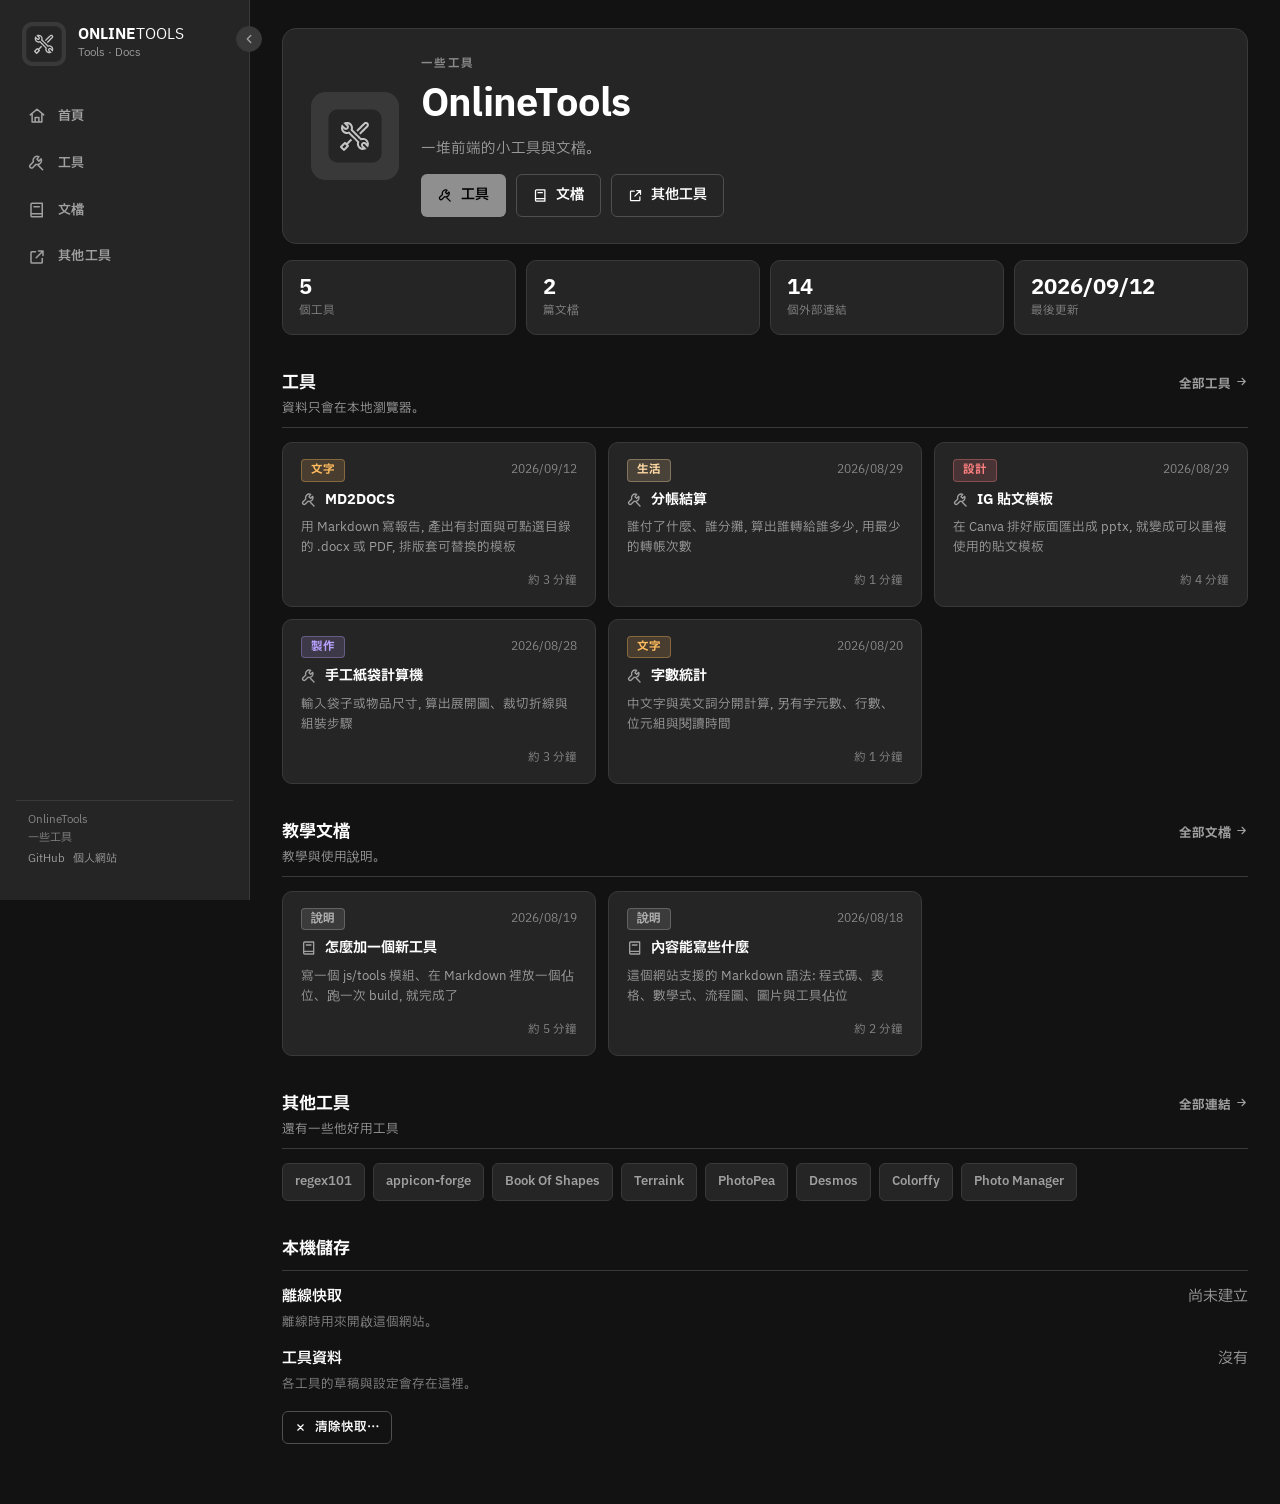
<file: index.html>
<!DOCTYPE html>
<html lang="zh-Hant">

<head>
  <meta charset="UTF-8">
  <meta name="viewport" content="width=device-width, initial-scale=1.0, viewport-fit=cover">
  <title>OnlineTools</title>
  <meta name="description" content="純前端的線上工具箱與教學文檔: 單位換算、進位轉換、時間戳、顏色、雜湊等等。">
  <meta name="theme-color" content="#252525">

  <!-- Open Graph -->
  <meta property="og:type" content="website">
  <meta property="og:title" content="OnlineTools">
  <meta property="og:description" content="純前端的線上工具箱與教學文檔。">
  <meta property="og:locale" content="zh_TW">
  <meta name="twitter:card" content="summary">

  <link rel="icon" href="assets/images/icon.svg">
  <link rel="manifest" href="manifest.webmanifest">
  <meta name="apple-mobile-web-app-capable" content="yes">
  <meta name="apple-mobile-web-app-title" content="OnlineTools">

  <!-- Web fonts: JetBrains Mono（程式碼）+ IBM Plex Sans JP（--font-family 的備援） -->
  <link rel="preconnect" href="https://fonts.googleapis.com">
  <link rel="preconnect" href="https://fonts.gstatic.com" crossorigin>
  <link rel="stylesheet"
    href="https://fonts.googleapis.com/css2?family=IBM+Plex+Sans+JP:wght@400;500;700&family=JetBrains+Mono:wght@400;500;700&display=swap">

  <link rel="stylesheet" href="css/theme.css">
  <link rel="stylesheet" href="css/layout.css">
  <link rel="stylesheet" href="css/components.css">
  <link rel="stylesheet" href="css/catalog.css">
  <link rel="stylesheet" href="css/viewer.css">
  <link rel="stylesheet" href="css/tools.css">
  <link rel="stylesheet" href="css/pages.css">
</head>

<body>
  <a class="skip-link" href="#page-outlet">跳到主要內容</a>
  <div class="app">
    <nav class="side-nav" id="side-nav" aria-label="主導覽">
      <button type="button" id="sidebar-toggle" class="sidebar-toggle" aria-label="收合側邊欄" aria-expanded="true"
        title="收合側邊欄">
        <span class="svg-icon icon-chevron-left" style="width:14px;height:14px"
          aria-hidden="true"></span>
      </button>
      <a class="brand" href="#/home">
        <img class="brand-logo" src="assets/images/icon.svg" alt="OnlineTools 標誌">
        <div class="brand-text">
          <div class="brand-name"><strong>ONLINE</strong>TOOLS</div>
          <div class="brand-sub">Tools · Docs</div>
        </div>
      </a>
      <button type="button" id="nav-menu-toggle" class="nav-menu-toggle" aria-label="開啟選單"
        aria-expanded="false" aria-controls="primary-nav" title="選單">
        <span class="svg-icon icon-menu" style="width:20px;height:20px"
          aria-hidden="true"></span>
      </button>
      <div class="nav-group" id="primary-nav"></div>
      <div class="nav-spacer"></div>
      <div class="nav-foot" id="nav-foot"></div>
    </nav>

    <main class="main" id="page-outlet" tabindex="-1" aria-live="polite">
      <div class="state-block" role="status">
        <div class="spinner" aria-hidden="true"></div>載入中…
      </div>
    </main>
  </div>

  <script type="module" src="js/core/main.js"></script>
</body>

</html>
</file>
<file: css/theme.css>
/* css/theme.css — 全站唯一的顏色、字體、尺寸來源。
   任何顏色都必須經過這裡的變數, 元件樣式不直接寫死色碼。 */

:root {
  /** Base text colors */
  --cffy-theme-light-a0: #ffffff;
  --cffy-theme-dark-a0: #000000;

  /** Theme primary colors */
  --cffy-theme-primary-a0: #8f8f8f;
  --cffy-theme-primary-a10: #9a9a9a;
  --cffy-theme-primary-a20: #a4a4a4;
  --cffy-theme-primary-a30: #afafaf;
  --cffy-theme-primary-a40: #bababa;
  --cffy-theme-primary-a50: #c6c6c6;

  /** Theme surface colors */
  --cffy-theme-surface-a0: #121212;
  --cffy-theme-surface-a10: #252525;
  --cffy-theme-surface-a20: #393939;
  --cffy-theme-surface-a30: #4f4f4f;
  --cffy-theme-surface-a40: #666666;
  --cffy-theme-surface-a50: #7d7d7d;

  /** Success colors */
  --cffy-theme-success-a0: #7dff95;
  --cffy-theme-success-a10: #9dffac;
  --cffy-theme-success-a20: #b8ffc1;

  /** Warning colors */
  --cffy-theme-warning-a0: #ffbc5e;
  --cffy-theme-warning-a10: #ffca83;
  --cffy-theme-warning-a20: #ffd8a4;

  /** Danger colors */
  --cffy-theme-danger-a0: #ff8080;
  --cffy-theme-danger-a10: #ff9b99;
  --cffy-theme-danger-a20: #ffb5b2;

  /** Info colors */
  --cffy-theme-info-a0: #87d1ff;
  --cffy-theme-info-a10: #a1dbff;
  --cffy-theme-info-a20: #b9e4ff;

  /** Semantic aliases */
  --bg: var(--cffy-theme-surface-a0);
  --nav-bg: var(--cffy-theme-surface-a10);
  --card-bg: var(--cffy-theme-surface-a10);
  --card-bg-alt: var(--cffy-theme-surface-a20);
  --border: var(--cffy-theme-surface-a30);
  --border-soft: var(--cffy-theme-surface-a20);
  --text: var(--cffy-theme-light-a0);
  /* 小字輔助文字在 #121212 / #252525 上都維持 WCAG AA。 */
  --text-muted: #a0a0a0;
  --text-dim: #8a8a8a;
  --primary: var(--cffy-theme-primary-a0);
  --primary-hover: var(--cffy-theme-primary-a10);
  /* 主色是中性灰, 實心填底時必須配深色文字才有足夠對比。 */
  --on-primary: var(--cffy-theme-dark-a0);
  /* 主色當文字用時提亮一階, 在 #121212 上約 7.6:1。 */
  --interactive: var(--cffy-theme-primary-a20);
  --link: var(--cffy-theme-info-a0);
  --success: var(--cffy-theme-success-a0);
  --warning: var(--cffy-theme-warning-a0);
  --critical: var(--cffy-theme-danger-a0);
  --info: var(--cffy-theme-info-a0);
  --disabled: var(--cffy-theme-surface-a40);
  --app-chrome-bg: var(--cffy-theme-surface-a10);

  /* 半透明表面用的 rgb 分量, 仍集中管理在這裡。 */
  --rgb-primary: 143, 143, 143;
  --rgb-info: 135, 209, 255;
  --rgb-success: 125, 255, 149;
  --rgb-warning: 255, 188, 94;
  --rgb-danger: 255, 128, 128;

  /* 圓角級距。全站規則: 圓角不超過該元素短邊的 1/3, 
     所以沒有膠囊（999px）或正圓（50%）圓角, 除非另有註記。 */
  --radius-xs: 4px;
  --radius-sm: 6px;
  --radius: 10px;
  --radius-lg: 14px;
  --shadow: 0 4px 20px rgba(0, 0, 0, 0.35);
  --gap: 16px;

  /** Fonts */
  --font-family: "TASA Explorer", "TASA Orbiter", "IBM Plex Sans JP", sans-serif;
  --font-mono: "JetBrains Mono", ui-monospace, SFMono-Regular, Menlo, Consolas, monospace;

  /* Spacing scale */
  --space-1: 4px;
  --space-2: 8px;
  --space-3: 12px;
  --space-4: 16px;
  --space-5: 20px;
  --space-6: 24px;
  --space-8: 32px;
  --space-12: 48px;

  /* Typography scale */
  --text-caption: 11.5px;
  --text-supporting: 12.5px;
  --text-body: 14px;
  --text-label: 13px;
  --text-section: 17px;
  --text-title: 26px;

  /* Control sizes / touch target */
  --control-height: 40px;
  --hit-min: 44px;

  /* Motion */
  --duration-fast: 120ms;
  --duration-default: 180ms;
  --easing-standard: ease;

  /* Focus ring / overlays */
  --color-focus: var(--cffy-theme-info-a0);
  --focus-ring: 2px solid var(--color-focus);
  --overlay-scrim: rgba(0, 0, 0, 0.6);
  --surface-selected: rgba(var(--rgb-primary), 0.14);

  /* Z-index scale */
  --z-nav: 5;
  --z-progress: 50;
  --z-overlay: 100;
  --z-toast: 200;
}
</file>
<file: css/layout.css>
/* css/layout.css — app shell: 側邊欄、主內容區與 RWD。 */

* { box-sizing: border-box; }

@media (prefers-reduced-motion: reduce) {
  *, *::before, *::after {
    scroll-behavior: auto !important;
    animation-duration: 0.01ms !important;
    animation-iteration-count: 1 !important;
    transition-duration: 0.01ms !important;
  }
}

html, body {
  margin: 0;
  padding: 0;
  background: var(--bg);
  color: var(--text);
  font-family: var(--font-family);
  font-size: 15px;
  line-height: 1.6;
  -webkit-font-smoothing: antialiased;
}
html { background: var(--app-chrome-bg); }
body { min-height: 100vh; min-height: 100dvh; }

a { color: var(--link); text-decoration: none; }
a:hover { text-decoration: underline; }
img { max-width: 100%; }
button, a, input, select, textarea { -webkit-tap-highlight-color: transparent; }
button:focus-visible,
a:focus-visible,
input:focus-visible,
select:focus-visible,
textarea:focus-visible,
[tabindex]:focus-visible {
  outline: var(--focus-ring);
  outline-offset: 2px;
}

/* ---------- Custom scrollbars ---------- */
* {
  scrollbar-width: thin;
  scrollbar-color: var(--cffy-theme-surface-a30) transparent;
}
::-webkit-scrollbar { width: 12px; height: 12px; }
::-webkit-scrollbar-track { background: var(--cffy-theme-surface-a0); }
::-webkit-scrollbar-thumb {
  background: var(--cffy-theme-surface-a30);
  /* 拇指在 3px 內距下實寬 6px, 2px 圓角仍在短邊 1/3 以內。 */
  border-radius: 2px;
  border: 3px solid var(--cffy-theme-surface-a0);
  background-clip: padding-box;
}
::-webkit-scrollbar-thumb:hover {
  background: var(--cffy-theme-surface-a40);
  background-clip: padding-box;
}
::-webkit-scrollbar-corner { background: var(--cffy-theme-surface-a0); }

.app { display: flex; min-height: 100vh; }

/* ---------- Sidebar nav ---------- */
.side-nav {
  width: 250px;
  flex-shrink: 0;
  background: var(--nav-bg);
  border-right: 1px solid var(--border-soft);
  padding: 22px 16px;
  display: flex;
  flex-direction: column;
  gap: 6px;
  position: sticky;
  top: 0;
  height: 100vh;
  transition: width 0.18s ease, padding 0.18s ease;
}

.sidebar-toggle {
  position: absolute;
  top: 26px;
  right: -13px;
  /* 正圓是刻意的例外: 26px 搭配 right:-13px 讓它剛好卡在側邊欄邊界上。 */
  width: 26px;
  height: 26px;
  border-radius: 50%;
  border: 1px solid var(--border-soft);
  background: var(--card-bg-alt);
  color: var(--text-muted);
  display: flex;
  align-items: center;
  justify-content: center;
  padding: 0;
  cursor: pointer;
  z-index: var(--z-nav);
  transition: background 0.15s ease, color 0.15s ease, border-color 0.15s ease;
}
.sidebar-toggle:hover { background: var(--primary); color: var(--on-primary); border-color: var(--primary); }
.sidebar-toggle:focus-visible { outline: var(--focus-ring); outline-offset: 2px; }
.sidebar-toggle .svg-icon { transition: transform 0.18s ease; flex-shrink: 0; }

/* brand 是連結, 但它讀起來是站名而不是可點文字, 所以退出全域連結色與底線。 */
.brand {
  position: relative;
  display: flex;
  align-items: center;
  gap: 12px;
  margin-bottom: 24px;
  padding: 0 6px;
  color: var(--text);
  text-decoration: none;
}
.brand:hover, .brand:focus { text-decoration: none; }
.brand:focus-visible { outline: var(--focus-ring); outline-offset: 3px; border-radius: var(--radius-sm); }
.brand-logo {
  width: 44px;
  height: 44px;
  border-radius: var(--radius);
  background: var(--cffy-theme-surface-a20);
  object-fit: cover;
  flex-shrink: 0;
}
.brand-name { font-size: 15px; font-weight: 400; line-height: 1.2; color: var(--text); }
.brand-name strong { font-weight: 700; }
.brand-sub { font-size: 11px; color: var(--text-muted); }
.brand-text { min-width: 0; overflow: hidden; white-space: nowrap; }

.nav-link {
  display: flex;
  align-items: center;
  gap: 12px;
  padding: 10px 12px;
  border-radius: var(--radius-sm);
  color: var(--text-muted);
  font-weight: 600;
  font-size: 13px;
  letter-spacing: 0.03em;
  cursor: pointer;
}
.nav-link:hover { background: var(--card-bg-alt); color: var(--text); text-decoration: none; }
.nav-link.active { color: var(--interactive); }
.nav-link:focus-visible { text-decoration: none; }
.nav-link .ico {
  width: 18px; height: 18px;
  display: inline-flex; align-items: center; justify-content: center;
  flex-shrink: 0;
}
.nav-link .nav-label { overflow: hidden; text-overflow: ellipsis; white-space: nowrap; }
.nav-group { display: contents; }

.nav-menu-toggle {
  display: none;
  align-items: center;
  justify-content: center;
  width: var(--hit-min);
  height: var(--hit-min);
  margin-left: auto;
  padding: 0;
  border: 1px solid transparent;
  border-radius: var(--radius-sm);
  background: transparent;
  color: var(--text-muted);
  cursor: pointer;
}
.nav-menu-toggle:hover { background: var(--card-bg-alt); color: var(--text); }
.nav-menu-toggle:focus-visible { outline: var(--focus-ring); outline-offset: 2px; }
.nav-menu-toggle .bar {
  transition: transform var(--duration-default) var(--easing-standard),
              opacity var(--duration-fast) var(--easing-standard);
  transform-origin: center;
}

.nav-spacer { flex: 1; }
.nav-foot {
  font-size: 11px;
  color: var(--text-dim);
  padding: 10px 12px;
  border-top: 1px solid var(--border-soft);
  line-height: 1.6;
}
.nav-foot a { color: var(--text-muted); }
.nav-foot-links { display: flex; flex-wrap: wrap; gap: 8px; margin-top: 4px; }

/* ---------- 收合成圖示軌 ---------- */
.side-nav.collapsed { width: 76px; padding-left: 10px; padding-right: 10px; }
.side-nav.collapsed .sidebar-toggle .svg-icon { transform: rotate(180deg); }
.side-nav.collapsed .brand { justify-content: center; padding: 0; gap: 0; }
.side-nav.collapsed .brand-text { display: none; }
.side-nav.collapsed .nav-link { justify-content: center; padding: 10px; }
.side-nav.collapsed .nav-link .nav-label { display: none; }
.side-nav.collapsed .nav-foot { display: none; }

/* ---------- Main content ---------- */
.main { flex: 1; min-width: 0; padding: 28px 32px 60px; }

.page-head {
  display: flex;
  justify-content: space-between;
  align-items: flex-start;
  gap: 16px;
  margin-bottom: 22px;
}
.page-title { font-size: var(--text-title); font-weight: 800; margin: 0; }
.page-sub { color: var(--text-muted); margin: 4px 0 0; font-size: 14px; }

/* 頁面內的分段標題。 */
.section-head {
  display: flex;
  align-items: baseline;
  justify-content: space-between;
  gap: 12px;
  flex-wrap: wrap;
  padding-bottom: 8px;
  margin: 34px 0 14px;
  border-bottom: 1px solid var(--border-soft);
}
.section-head:first-child { margin-top: 0; }
.section-title { margin: 0; font-size: var(--text-section); font-weight: 800; }
.section-desc { margin: 3px 0 0; font-size: var(--text-supporting); color: var(--text-muted); }
.section-more {
  display: inline-flex;
  align-items: center;
  gap: 4px;
  font-size: var(--text-supporting);
  font-weight: 700;
  color: var(--text-muted);
}
.section-more:hover { color: var(--interactive); text-decoration: none; }

/* ---------- 窄螢幕: 頂欄 + 漢堡選單 ---------- */
@media (max-width: 768px) {
  .app { flex-direction: column; }
  .side-nav {
    width: 100%;
    height: auto;
    position: sticky;
    top: 0;
    z-index: var(--z-nav);
    flex-direction: row;
    flex-wrap: wrap;
    align-items: center;
    gap: 0;
    overflow: visible;
    padding:
      calc(10px + env(safe-area-inset-top, 0px))
      calc(14px + env(safe-area-inset-right, 0px))
      10px
      calc(14px + env(safe-area-inset-left, 0px));
  }
  .sidebar-toggle { display: none; }
  .side-nav.collapsed { width: 100%; padding-left: 14px; padding-right: 14px; }
  .side-nav.collapsed .brand { justify-content: flex-start; padding: 0 6px; gap: 12px; }
  .side-nav.collapsed .brand-text { display: revert; }
  .brand { margin-bottom: 0; margin-right: 8px; }

  .nav-menu-toggle { display: inline-flex; }
  .side-nav.menu-open .nav-menu-toggle { color: var(--text); background: var(--card-bg-alt); }
  .side-nav.menu-open .nav-menu-toggle .svg-icon {
    -webkit-mask-image: url("../assets/icons/x.svg");
    mask-image: url("../assets/icons/x.svg");
  }

  .nav-group {
    display: none;
    flex-basis: 100%;
    flex-direction: column;
    gap: 2px;
    margin-top: 10px;
    padding-top: 10px;
    border-top: 1px solid var(--border-soft);
  }
  .side-nav.menu-open .nav-group,
  .side-nav.menu-open.collapsed .nav-group { display: flex; }
  .nav-link,
  .side-nav.collapsed .nav-link {
    justify-content: flex-start;
    padding: 11px 12px;
    min-height: var(--hit-min);
  }
  .nav-link .nav-label,
  .side-nav.collapsed .nav-link .nav-label { display: revert; }
  .nav-link.active { background: var(--card-bg-alt); }

  .nav-spacer { display: none; }
  .nav-foot { display: none; }
  .main {
    padding:
      18px
      calc(16px + env(safe-area-inset-right, 0px))
      calc(48px + env(safe-area-inset-bottom, 0px))
      calc(16px + env(safe-area-inset-left, 0px));
  }
}

@media (max-width: 480px) {
  .page-head { flex-direction: column; }
  .page-title { font-size: 22px; }
  .brand { gap: 8px; margin-right: 4px; padding-inline: 0; }
  .brand-logo { width: 38px; height: 38px; }
  .brand-name { font-size: 13px; }
  .brand-sub { display: none; }
}

.sr-only {
  position: absolute; width: 1px; height: 1px; padding: 0; margin: -1px;
  overflow: hidden; clip: rect(0,0,0,0); white-space: nowrap; border: 0;
}

/* 鍵盤使用者第一個焦點, 可以直接跳過側邊欄。 */
.skip-link {
  position: fixed;
  top: 8px;
  left: -9999px;
  z-index: var(--z-toast);
  padding: 10px 16px;
  border-radius: var(--radius-sm);
  background: var(--primary);
  color: var(--on-primary);
  font-size: var(--text-label);
  font-weight: 700;
}
.skip-link:focus { left: 8px; text-decoration: none; }
#page-outlet:focus { outline: none; }

kbd {
  font-family: var(--font-mono);
  font-size: 11px;
  line-height: 1;
  padding: 3px 5px;
  border: 1px solid var(--border);
  border-bottom-width: 2px;
  border-radius: var(--radius-xs);
  background: var(--card-bg-alt);
  color: var(--text-muted);
  white-space: nowrap;
}
</file>
<file: css/components.css>
/* css/components.css — 跨頁面共用的小元件。 */

/* ---------- Cards ---------- */
.card {
  background: var(--card-bg);
  border: 1px solid var(--border-soft);
  border-radius: var(--radius-lg);
  padding: 18px;
}
.card + .card { margin-top: 16px; }
.card-title {
  font-size: 13px;
  font-weight: 700;
  letter-spacing: 0.02em;
  color: var(--text-muted);
  margin: 0 0 14px;
}

/* ---------- Buttons ---------- */
.btn {
  font-family: inherit;
  font-size: 14px;
  font-weight: 600;
  border: 1px solid transparent;
  border-radius: var(--radius-sm);
  padding: 9px 16px;
  cursor: pointer;
  display: inline-flex;
  align-items: center;
  gap: 8px;
  background: var(--card-bg-alt);
  color: var(--text);
  transition: background 0.12s ease, border-color 0.12s ease;
}
.btn:hover { background: var(--border); text-decoration: none; }
.btn:focus-visible { outline: var(--focus-ring); outline-offset: 2px; }
/* 主色是中性灰, 實心按鈕一定要配深色文字才有 AA 對比。 */
.btn-primary { background: var(--primary); color: var(--on-primary); }
.btn-primary:hover { background: var(--primary-hover); }
.btn-ghost { background: transparent; border-color: var(--border); color: var(--text); }
.btn-ghost:hover { background: var(--card-bg-alt); }
.btn-sm { padding: 6px 11px; font-size: 12.5px; }
.btn .btn-ico { display: inline-flex; align-items: center; justify-content: center; flex-shrink: 0; }
.svg-icon {
  display: inline-block;
  flex: 0 0 auto;
  background: currentColor;
  -webkit-mask-position: center;
  mask-position: center;
  -webkit-mask-size: contain;
  mask-size: contain;
  -webkit-mask-repeat: no-repeat;
  mask-repeat: no-repeat;
}
.icon-home { -webkit-mask-image: url("../assets/icons/home.svg"); mask-image: url("../assets/icons/home.svg"); }
.icon-book { -webkit-mask-image: url("../assets/icons/book.svg"); mask-image: url("../assets/icons/book.svg"); }
.icon-search { -webkit-mask-image: url("../assets/icons/search.svg"); mask-image: url("../assets/icons/search.svg"); }
.icon-filter { -webkit-mask-image: url("../assets/icons/filter.svg"); mask-image: url("../assets/icons/filter.svg"); }
.icon-x { -webkit-mask-image: url("../assets/icons/x.svg"); mask-image: url("../assets/icons/x.svg"); }
.icon-alert { -webkit-mask-image: url("../assets/icons/alert.svg"); mask-image: url("../assets/icons/alert.svg"); }
.icon-check { -webkit-mask-image: url("../assets/icons/check.svg"); mask-image: url("../assets/icons/check.svg"); }
.icon-info { -webkit-mask-image: url("../assets/icons/info.svg"); mask-image: url("../assets/icons/info.svg"); }
.icon-link { -webkit-mask-image: url("../assets/icons/link.svg"); mask-image: url("../assets/icons/link.svg"); }
.icon-copy { -webkit-mask-image: url("../assets/icons/copy.svg"); mask-image: url("../assets/icons/copy.svg"); }
.icon-arrow-right { -webkit-mask-image: url("../assets/icons/arrow-right.svg"); mask-image: url("../assets/icons/arrow-right.svg"); }
.icon-external { -webkit-mask-image: url("../assets/icons/external.svg"); mask-image: url("../assets/icons/external.svg"); }
.icon-tool { -webkit-mask-image: url("../assets/icons/tool.svg"); mask-image: url("../assets/icons/tool.svg"); }
.icon-grid { -webkit-mask-image: url("../assets/icons/grid.svg"); mask-image: url("../assets/icons/grid.svg"); }
.icon-play { -webkit-mask-image: url("../assets/icons/play.svg"); mask-image: url("../assets/icons/play.svg"); }
.icon-pause { -webkit-mask-image: url("../assets/icons/pause.svg"); mask-image: url("../assets/icons/pause.svg"); }
.icon-lock { -webkit-mask-image: url("../assets/icons/lock.svg"); mask-image: url("../assets/icons/lock.svg"); }
.icon-chevron-left { -webkit-mask-image: url("../assets/icons/chevron-left.svg"); mask-image: url("../assets/icons/chevron-left.svg"); }
.icon-menu { -webkit-mask-image: url("../assets/icons/menu.svg"); mask-image: url("../assets/icons/menu.svg"); }
.btn:disabled { color: var(--disabled); opacity: 0.65; cursor: not-allowed; }


/* ---------- Inputs ---------- */
input, select, textarea {
  width: 100%;
  font-family: inherit;
  font-size: 14px;
  background: var(--cffy-theme-surface-a0);
  color: var(--text);
  border: 1px solid var(--border);
  border-radius: var(--radius-sm);
  padding: 9px 11px;
}
input:focus, select:focus, textarea:focus {
  outline: none;
  border-color: var(--primary);
  box-shadow: 0 0 0 2px rgba(var(--rgb-primary), 0.3);
}

/* ---------- Search ---------- */
.search-box { position: relative; }
.search-box .ico {
  position: absolute; left: 12px; top: 50%; transform: translateY(-50%);
  color: var(--text-muted); pointer-events: none;
  display: inline-flex; align-items: center;
}
.search-box input { padding-left: 36px; }
input[type="search"]::-webkit-search-cancel-button {
  appearance: none;
  width: 16px;
  height: 16px;
  background-color: var(--text-muted);
  -webkit-mask: url("../assets/icons/x.svg") center / contain no-repeat;
  mask: url("../assets/icons/x.svg") center / contain no-repeat;
  cursor: pointer;
}

/* ---------- Badges / chips ---------- */
/* 圓角都控制在各自短邊（高度）的 1/3 以內。 */
.badge {
  display: inline-flex;
  align-items: center;
  gap: 6px;
  font-size: var(--text-caption);
  font-weight: 700;
  padding: 4px 10px;
  border: 1px solid var(--border-soft);
  border-radius: var(--radius-xs);
  background: var(--card-bg-alt);
  color: var(--text-muted);
  letter-spacing: 0.02em;
  white-space: nowrap;
}

.tag-list { display: flex; flex-wrap: wrap; gap: 6px; }

/* ---------- 類別／標籤（顏色由 data/site.json 以 inline style 帶入） ---------- */
.cat-tag,
.doc-tag {
  display: inline-flex; align-items: center;
  font-size: var(--text-caption); font-weight: 700; line-height: 1.4;
  padding: 2px 9px; border-radius: var(--radius-xs);
  letter-spacing: 0.02em;
  white-space: nowrap;
}
.doc-tag {
  gap: 5px;
  color: var(--chip-color, var(--text-muted));
  background: color-mix(in srgb, var(--chip-color, var(--text-muted)) 15%, transparent);
  border: 1px solid color-mix(in srgb, var(--chip-color, var(--text-muted)) 30%, transparent);
}
/* 標籤前的小圓點是刻意的正圓例外。 */
.doc-tag::before {
  content: ""; width: 6px; height: 6px; border-radius: 50%;
  background: currentColor;
}

/* ---------- Modal ---------- */
.modal-overlay {
  position: fixed; inset: 0;
  background: var(--overlay-scrim);
  display: flex; align-items: center; justify-content: center;
  padding: 20px;
  z-index: var(--z-overlay);
  opacity: 0;
  pointer-events: none;
  transition: opacity 0.15s ease;
}
.modal-overlay.open { opacity: 1; pointer-events: auto; }
.modal {
  background: var(--card-bg);
  border: 1px solid var(--border);
  border-radius: var(--radius-lg);
  width: 100%;
  max-width: 560px;
  max-height: 90vh;
  overflow-y: auto;
  scrollbar-gutter: stable;
  box-shadow: var(--shadow);
  transform: translateY(8px);
  transition: transform 0.15s ease;
}
.modal-overlay.open .modal { transform: translateY(0); }
.modal-head {
  display: flex; justify-content: space-between; align-items: center;
  padding: 16px 20px;
  border-bottom: 1px solid var(--border-soft);
  position: sticky; top: 0; background: var(--card-bg); z-index: 1;
}
.modal-head h2 { margin: 0; font-size: var(--text-section); }
.modal-body { padding: 20px; }
.modal-foot {
  display: flex; justify-content: flex-end; gap: 10px;
  padding: 14px 20px;
  border-top: 1px solid var(--border-soft);
  position: sticky; bottom: 0; background: var(--card-bg);
}
.modal-close {
  background: transparent; border: none; color: var(--text-muted);
  font-size: 22px; cursor: pointer; line-height: 1;
  min-width: var(--hit-min); min-height: var(--hit-min);
  display: inline-flex; align-items: center; justify-content: center;
  margin: -8px -8px -8px 0; border-radius: var(--radius-sm);
}
.modal-close:hover { color: var(--text); background: var(--card-bg-alt); }
.modal-close:focus-visible { outline: var(--focus-ring); outline-offset: -2px; }

@media (max-width: 480px) {
  .modal-overlay { padding: 0; }
  .modal { max-width: 100%; max-height: 100vh; height: 100%; border-radius: 0; }
}

/* ---------- Toast ---------- */
.toast-stack {
  position: fixed; top: 18px; right: 18px;
  display: flex; flex-direction: column; gap: 10px;
  z-index: var(--z-toast); max-width: 340px;
}
.toast {
  background: var(--card-bg-alt);
  border: 1px solid var(--border);
  border-left-width: 4px;
  border-radius: var(--radius-sm);
  padding: 12px 14px;
  display: flex; gap: 10px; align-items: flex-start;
  box-shadow: var(--shadow);
  animation: toast-in 0.2s ease;
}
@keyframes toast-in { from { opacity: 0; transform: translateX(20px); } to { opacity: 1; transform: none; } }
.toast.leaving { opacity: 0; transform: translateX(20px); transition: all 0.2s ease; }
.toast-success { border-left-color: var(--success); }
.toast-warning { border-left-color: var(--warning); }
.toast-danger  { border-left-color: var(--critical); }
.toast-info    { border-left-color: var(--info); }
.toast-success .toast-ico { color: var(--success); }
.toast-warning .toast-ico { color: var(--warning); }
.toast-danger  .toast-ico { color: var(--critical); }
.toast-info    .toast-ico { color: var(--info); }
.toast-ico { display: inline-flex; align-items: center; margin-top: 1px; flex-shrink: 0; }
.toast-body { flex: 1; min-width: 0; }
.toast-title { font-weight: 700; font-size: 13.5px; }
.toast-msg { font-size: var(--text-supporting); color: var(--text-muted); margin-top: 2px; }
.toast-x {
  background: none; border: none; color: var(--text-muted); cursor: pointer; font-size: 16px;
  min-width: 32px; min-height: 32px; display: inline-flex; align-items: center; justify-content: center;
  margin: -6px -6px -6px 0; border-radius: var(--radius-sm); flex-shrink: 0;
}
.toast-x:hover { color: var(--text); background: var(--border); }
.toast-x:focus-visible { outline: var(--focus-ring); outline-offset: -2px; }

@media (max-width: 480px) {
  .toast-stack { left: 12px; right: 12px; max-width: none; }
}

/* ---------- 空狀態 / 載入中 ---------- */
.state-block {
  text-align: center;
  padding: 44px 20px;
  color: var(--text-muted);
}
.state-block .ico { opacity: 0.6; display: block; margin-bottom: 10px; }
.state-block .ico .svg-icon { display: inline-block; }
.state-block .st-title { font-weight: 700; color: var(--text); margin-bottom: 4px; }
.state-block .st-msg { font-size: 13px; }

/* 正圓是刻意的例外: 轉圈只有在完整圓環上才讀得出來是載入中。 */
.spinner {
  width: 26px; height: 26px;
  border: 3px solid var(--border);
  border-top-color: var(--primary);
  border-radius: 50%;
  margin: 0 auto 12px;
  animation: spin 0.8s linear infinite;
}
@keyframes spin { to { transform: rotate(360deg); } }

/* ---------- Banners ---------- */
.banner {
  display: flex; align-items: center; gap: 10px;
  padding: 10px 14px;
  border-radius: var(--radius-sm);
  font-size: 13px;
  margin-bottom: 18px;
  border: 1px solid var(--border);
}
.banner a { color: inherit; text-decoration: underline; }
.banner-warning { background: rgba(var(--rgb-warning), 0.1); border-color: rgba(var(--rgb-warning), 0.35); color: var(--cffy-theme-warning-a10); }
.banner-info { background: rgba(var(--rgb-info), 0.1); border-color: rgba(var(--rgb-info), 0.35); color: var(--cffy-theme-info-a10); }
.banner-danger { background: rgba(var(--rgb-danger), 0.1); border-color: rgba(var(--rgb-danger), 0.35); color: var(--cffy-theme-danger-a10); }

@media (pointer: coarse) {
  .btn,
  .toast-x { min-height: var(--hit-min); }
}
</file>
<file: css/catalog.css>
/* css/articles.css — 文章列表: 搜尋列、篩選、結果列。 */

/* ================= 工具列 ================= */
.list-toolbar {
  display: flex;
  flex-direction: column;
  gap: 12px;
  margin-bottom: 20px;
}
.search-label {
  display: block;
  margin-bottom: var(--space-2);
  color: var(--text);
  font-size: var(--text-label);
  font-weight: 700;
}

/* 搜尋輸入框與篩選鈕共用同一個外框。 */
.search-bar {
  display: flex;
  align-items: stretch;
  background: var(--cffy-theme-surface-a0);
  border: 1px solid var(--border);
  border-radius: var(--radius-sm);
  overflow: hidden;
  transition: border-color var(--duration-fast) var(--easing-standard),
              box-shadow var(--duration-fast) var(--easing-standard);
}
.search-bar:focus-within {
  border-color: var(--primary);
  box-shadow: 0 0 0 2px rgba(var(--rgb-primary), 0.3);
}
.search-bar .search-box { flex: 1 1 auto; min-width: 0; }
.search-bar input {
  height: var(--control-height);
  border: none;
  border-radius: 0;
  background: transparent;
}
/* 外框已經負責 focus 樣式, 內層 input 不要再畫一次。 */
.search-bar input:focus { outline: none; border-color: transparent; box-shadow: none; }

.filter-toggle {
  position: relative;
  flex: 0 0 auto;
  width: 46px;
  display: inline-flex;
  align-items: center;
  justify-content: center;
  padding: 0;
  border: none;
  border-left: 1px solid var(--border);
  border-radius: 0;
  background: transparent;
  color: var(--text-muted);
  cursor: pointer;
  transition: background var(--duration-fast) var(--easing-standard),
              color var(--duration-fast) var(--easing-standard);
}
.filter-toggle:hover { background: var(--card-bg-alt); color: var(--text); }
.filter-toggle:focus-visible { outline: var(--focus-ring); outline-offset: -2px; }
.filter-toggle.has-filters { color: var(--interactive); }
.filter-toggle-ico { display: inline-flex; align-items: center; justify-content: center; }
.filter-toggle-count {
  position: absolute;
  top: 5px;
  right: 5px;
  min-width: 15px;
  height: 15px;
  padding: 0 3px;
  border-radius: var(--radius-xs);
  background: var(--primary);
  color: var(--on-primary);
  font-size: 10px;
  font-weight: 700;
  line-height: 1;
  display: inline-flex;
  align-items: center;
  justify-content: center;
}
.filter-toggle-count[hidden] { display: none; }

/* 快捷鍵提示, 開始輸入後就收起來。 */
.search-kbd {
  position: absolute;
  right: 10px;
  top: 50%;
  transform: translateY(-50%);
  pointer-events: none;
}
.search-bar:focus-within .search-kbd { display: none; }

.list-meta {
  display: flex;
  align-items: center;
  flex-wrap: wrap;
  gap: 8px 12px;
  font-size: var(--text-label);
  color: var(--text-muted);
}
.list-meta strong { color: var(--text); font-size: 15px; }

.sort-field { margin-left: auto; display: inline-flex; }
.sort-field select {
  width: auto;
  padding: 5px 10px;
  font-size: var(--text-supporting);
  font-weight: 600;
  color: var(--text-muted);
  background: var(--card-bg-alt);
  border-color: var(--border);
  cursor: pointer;
}
.sort-field select:hover { color: var(--text); }

/* 目前套用的篩選, 可以直接點掉。 */
.active-filters { display: flex; flex-wrap: wrap; gap: 6px; min-width: 0; }
.active-chip {
  display: inline-flex;
  align-items: center;
  gap: 4px;
  font-size: var(--text-caption);
  font-weight: 700;
  padding: 2px 4px 2px 9px;
  border-radius: var(--radius-xs);
  color: var(--chip-color, var(--text-muted));
  background: color-mix(in srgb, var(--chip-color, var(--text-muted)) 14%, transparent);
  border: 1px solid color-mix(in srgb, var(--chip-color, var(--text-muted)) 32%, transparent);
}
.active-chip-x {
  font: inherit;
  font-size: 13px;
  line-height: 1;
  background: none;
  border: none;
  color: inherit;
  cursor: pointer;
  opacity: 0.75;
  padding: 1px 3px;
  border-radius: var(--radius-xs);
}
.active-chip-x:hover { opacity: 1; background: color-mix(in srgb, var(--chip-color, var(--text)) 22%, transparent); }
.active-chip-x:focus-visible { outline: var(--focus-ring); outline-offset: 1px; opacity: 1; }

/* ================= 篩選對話框 ================= */
.filter-modal { display: flex; flex-direction: column; gap: 20px; }
.filter-section { display: flex; flex-direction: column; gap: 10px; }
.filter-section-title {
  display: flex;
  align-items: baseline;
  gap: 8px;
  font-size: var(--text-label);
  font-weight: 700;
  color: var(--text);
}
.filter-hint { font-size: var(--text-caption); font-weight: 600; color: var(--text-dim); }
.filter-row { display: flex; flex-wrap: wrap; gap: 8px; min-width: 0; }
.filter-modal-foot { display: flex; gap: 10px; justify-content: flex-end; width: 100%; }

.filter-chip {
  font-family: inherit;
  font-size: var(--text-supporting);
  font-weight: 600;
  padding: 6px 13px;
  border-radius: var(--radius-sm);
  border: 1px solid var(--border);
  background: var(--card-bg-alt);
  color: var(--text-muted);
  cursor: pointer;
  transition: border-color var(--duration-fast) var(--easing-standard),
              color var(--duration-fast) var(--easing-standard),
              background var(--duration-fast) var(--easing-standard);
}
.filter-chip:hover { color: var(--text); border-color: var(--cffy-theme-surface-a40); }
.filter-chip:focus-visible { outline: var(--focus-ring); outline-offset: 2px; }
.filter-chip.is-active {
  color: var(--on-primary);
  background: var(--primary);
  border-color: var(--primary);
}
.filter-chip-color.is-active {
  color: var(--chip-color, var(--primary));
  background: color-mix(in srgb, var(--chip-color, var(--primary)) 18%, transparent);
  border-color: color-mix(in srgb, var(--chip-color, var(--primary)) 55%, transparent);
}

/* ================= 文章列表 ================= */
/* 表頭與每一列共用同一組欄寬, 才能對齊。 */
.doc-table {
  --doc-cols: minmax(0, 1fr) 92px minmax(0, 210px) 100px;
  --doc-gap: 16px;
}

.doc-list-head {
  display: grid;
  grid-template-columns: var(--doc-cols);
  gap: var(--doc-gap);
  align-items: center;
  padding: 0 18px 8px;
  font-size: var(--text-caption);
  font-weight: 700;
  letter-spacing: 0.04em;
  color: var(--text-dim);
  /* 透明的左右框對應列的 1px 邊框, 讓欄位標題和內容切齊。 */
  border: 1px solid transparent;
  border-bottom-color: var(--border-soft);
  margin-bottom: 8px;
}
.doc-list-head[hidden] { display: none; }
.doc-list-head .col-date { text-align: right; }

.doc-list { display: flex; flex-direction: column; gap: 6px; }

.doc-row {
  display: grid;
  grid-template-columns: var(--doc-cols);
  gap: var(--doc-gap);
  align-items: center;
  padding: 12px 18px;
  background: var(--card-bg);
  border: 1px solid var(--border-soft);
  border-radius: var(--radius);
  cursor: pointer;
  transition: border-color var(--duration-fast) var(--easing-standard),
              background var(--duration-fast) var(--easing-standard);
  color: inherit;
  text-decoration: none;
}
.doc-row:hover { border-color: var(--primary); background: var(--card-bg-alt); text-decoration: none; }
.doc-row:focus-visible { outline: var(--focus-ring); outline-offset: 2px; }
/* 鍵盤游標（↑/↓）刻意和 hover 長得不一樣, 兩者可以同時出現。 */
.doc-row.is-cursor {
  border-color: var(--primary);
  background: var(--surface-selected);
  box-shadow: inset 3px 0 0 var(--primary);
}

/* 寬螢幕時 meta 的子元素直接參與列的格線。 */
.row-meta { display: contents; }

.row-main { min-width: 0; }
.row-title {
  font-size: var(--text-body);
  font-weight: 700;
  margin: 0;
  line-height: 1.45;
  color: var(--text);
  overflow-wrap: anywhere;
}
.row-desc {
  font-size: var(--text-supporting);
  color: var(--text-muted);
  margin: 2px 0 0;
  overflow: hidden;
  text-overflow: ellipsis;
  white-space: nowrap;
}
.row-title-line {
  display: flex;
  align-items: baseline;
  gap: 8px;
  min-width: 0;
}
.row-time {
  flex: 0 0 auto;
  font-size: var(--text-caption);
  color: var(--text-dim);
  white-space: nowrap;
}

/* 命中內文時, 顯示是哪一節、以及命中字詞附近的句子。 */
.row-hit {
  display: flex;
  align-items: baseline;
  gap: 8px;
  margin: 6px 0 0;
  padding: 6px 10px;
  border-left: 2px solid var(--border);
  border-radius: 0 var(--radius-xs) var(--radius-xs) 0;
  background: var(--cffy-theme-surface-a0);
  font-size: var(--text-supporting);
  color: var(--text-muted);
  min-width: 0;
}
.row-hit-sec {
  flex: 0 0 auto;
  max-width: 34%;
  font-weight: 700;
  color: var(--text-dim);
  overflow: hidden;
  text-overflow: ellipsis;
  white-space: nowrap;
}
.row-hit-txt { min-width: 0; overflow: hidden; text-overflow: ellipsis; white-space: nowrap; }

.row-cat { min-width: 0; }
.row-tags { min-width: 0; }
.row-tags .tag-list { flex-wrap: wrap; }
.row-date {
  font-size: var(--text-caption);
  color: var(--text-dim);
  white-space: nowrap;
  text-align: right;
}

/* 搜尋關鍵字highlight */
mark.hl {
  background: color-mix(in srgb, var(--cffy-theme-warning-a0) 30%, transparent);
  color: var(--cffy-theme-warning-a20);
  border-radius: var(--radius-xs);
  padding: 0 2px;
  font-weight: inherit;
}

/* ---------- 平板: 欄位保留, 間距收緊 ---------- */
@media (max-width: 1024px) {
  .doc-table { --doc-cols: minmax(0, 1fr) 84px minmax(0, 148px) 92px; --doc-gap: 12px; }
}

/* ---------- 手機: 整列改成區塊, meta 自動換行 ---------- */
@media (max-width: 760px) {
  .doc-list-head { display: none !important; }
  .doc-row {
    grid-template-columns: 1fr;
    gap: 10px;
    padding: 14px 16px;
  }
  .row-meta {
    display: flex;
    flex-wrap: wrap;
    align-items: center;
    gap: 8px;
    min-width: 0;
  }
  .row-desc { white-space: normal; }
  .row-date { order: 0; margin-left: auto; grid-column: auto; }
}

@media (max-width: 480px) {
  .row-desc {
    display: -webkit-box;
    -webkit-line-clamp: 2;
    -webkit-box-orient: vertical;
    overflow: hidden;
  }
}

@media (pointer: coarse) {
  .filter-chip,
  .active-chip-x { min-height: var(--hit-min); }
  .active-chip-x { min-width: var(--hit-min); }
}
</file>
<file: css/viewer.css>
/* css/viewer.css — 單篇文章的版面與 Markdown 排版。 */

/* ================= Viewer layout ================= */
/* 內文欄寬約 800px, 再加 240px 的大綱側欄；行太長會很難讀, 所以是置中不是撐滿。 */
.viewer {
  max-width: 1064px;
  margin-inline: auto;
}

/* 固定在視窗而不是欄位上: 長文章捲到一半時仍然需要看得到進度。 */
.read-progress {
  position: fixed;
  top: 0;
  left: 0;
  right: 0;
  height: 3px;
  z-index: var(--z-progress);
  background: transparent;
  pointer-events: none;
}
.read-progress > span {
  display: block;
  height: 100%;
  background: var(--primary);
  transform: scaleX(0);
  transform-origin: 0 50%;
  transition: transform 80ms linear;
}

.back-link {
  display: inline-flex;
  align-items: center;
  gap: 6px;
  font-size: 13px;
  font-weight: 600;
  color: var(--text-muted);
  margin-bottom: 16px;
}
.back-link:hover { color: var(--text); text-decoration: none; }
.back-link .back-ico { font-size: 16px; }

.doc-layout {
  display: grid;
  grid-template-columns: minmax(0, 1fr) 240px;
  gap: 24px;
  align-items: start;
}
.doc-main { padding: 28px 32px; min-width: 0; }

/* ---------- 文章標頭 ---------- */
.doc-cover {
  display: block;
  width: 100%;
  max-height: 260px;
  object-fit: cover;
  border: 1px solid var(--border-soft);
  border-radius: var(--radius);
  background: var(--cffy-theme-surface-a0);
  margin-bottom: 18px;
}
.doc-header {
  padding-bottom: 18px;
  margin-bottom: 24px;
  border-bottom: 1px solid var(--border-soft);
}
.doc-meta {
  display: flex;
  align-items: center;
  flex-wrap: wrap;
  gap: 12px;
  margin-bottom: 10px;
}
.doc-date { font-size: 12.5px; color: var(--text-dim); }
.doc-readtime { font-size: 12.5px; color: var(--text-dim); }
.doc-readtime::before { content: "·"; margin-right: 12px; color: var(--border); }
.doc-title { font-size: 28px; font-weight: 800; margin: 0 0 8px; line-height: 1.3; }
.doc-desc { font-size: 15px; color: var(--text-muted); margin: 0 0 12px; }

/* ---------- 頁尾: 上／下一篇 + 原始檔 ---------- */
.doc-foot {
  margin-top: 34px;
  padding-top: 20px;
  border-top: 1px solid var(--border-soft);
}
.doc-foot[hidden] { display: none; }
.doc-nav {
  display: grid;
  grid-template-columns: 1fr 1fr;
  gap: 10px;
}
.doc-nav-link {
  display: flex;
  flex-direction: column;
  gap: 3px;
  padding: 12px 16px;
  border: 1px solid var(--border-soft);
  border-radius: var(--radius);
  background: var(--card-bg-alt);
  color: inherit;
  min-width: 0;
}
.doc-nav-link:hover { border-color: var(--primary); text-decoration: none; }
.doc-nav-link:focus-visible { outline: var(--focus-ring); outline-offset: 2px; }
/* 空的一格讓剩下的連結留在自己那一側。 */
.doc-nav-link.is-empty { border-color: transparent; background: none; pointer-events: none; }
.doc-nav-link.is-next { text-align: right; }
.doc-nav-dir {
  display: inline-flex;
  align-items: center;
  gap: 4px;
  font-size: var(--text-caption);
  font-weight: 700;
  color: var(--text-dim);
}
.doc-nav-arrow.is-prev { transform: rotate(180deg); }
.doc-nav-link:hover .doc-nav-dir { color: var(--interactive); }
.doc-nav-title {
  font-size: var(--text-supporting);
  font-weight: 600;
  color: var(--text);
  overflow: hidden;
  text-overflow: ellipsis;
  white-space: nowrap;
}

.doc-source {
  display: flex;
  align-items: center;
  justify-content: center;
  gap: 8px;
  margin-top: 18px;
  font-size: var(--text-caption);
  color: var(--text-dim);
}

@media (max-width: 560px) {
  .doc-nav { grid-template-columns: 1fr; }
  .doc-nav-link.is-empty { display: none; }
  .doc-nav-link.is-next { text-align: left; }
}

/* ---------- 大綱（右側） ---------- */
.doc-outline {
  position: sticky;
  top: 20px;
  align-self: start;
  max-height: calc(100vh - 40px);
  overflow-y: auto;
  padding-left: 4px;
}
.outline-title {
  display: block;
  width: 100%;
  border: 0;
  background: none;
  font-family: inherit;
  font-size: 12px;
  font-weight: 700;
  letter-spacing: 0.04em;
  color: var(--text-muted);
  margin-bottom: 10px;
  padding: 0 0 0 12px;
  text-align: left;
  cursor: pointer;
  transition: color var(--duration-fast) var(--easing-standard);
}
.outline-title:hover { color: var(--interactive); }
.outline-title:focus-visible { outline: var(--focus-ring); outline-offset: 3px; }
.outline-nav { display: flex; flex-direction: column; gap: 1px; }
.outline-link {
  /* 用格線讓自動編號自成一欄, 標題換行時才不會縮到編號底下。 */
  display: grid;
  grid-template-columns: auto minmax(0, 1fr);
  gap: 6px;
  font-size: 12.5px;
  line-height: 1.45;
  color: var(--text-muted);
  padding: 5px 10px 5px calc(12px + var(--indent, 0) * 13px);
  border-left: 2px solid transparent;
  border-radius: 0 var(--radius-sm) var(--radius-sm) 0;
}
.outline-num {
  font-variant-numeric: tabular-nums;
  font-weight: 700;
  color: var(--text-dim);
  white-space: nowrap;
}
.outline-text { overflow: hidden; text-overflow: ellipsis; white-space: nowrap; }
.outline-link:hover { color: var(--text); background: var(--card-bg-alt); text-decoration: none; }
.outline-link:hover .outline-num { color: var(--text-muted); }
.outline-link:focus-visible { outline: var(--focus-ring); outline-offset: -2px; }
.outline-link.is-active {
  color: var(--interactive);
  border-left-color: var(--primary);
  background: var(--surface-selected);
  font-weight: 600;
}
.outline-link.is-active .outline-num { color: var(--interactive); }

@media (max-width: 1100px) {
  .doc-layout { grid-template-columns: 1fr; }
  .doc-outline {
    position: static;
    max-height: none;
    order: -1;
    background: var(--card-bg);
    border: 1px solid var(--border-soft);
    border-radius: var(--radius-lg);
    padding: 14px 16px;
  }
  .outline-nav { max-height: 200px; overflow-y: auto; }
}
@media (max-width: 480px) {
  .doc-main { padding: 20px 18px; }
  .doc-title { font-size: 22px; }
  .doc-cover { max-height: 180px; }
}

/* ================= Markdown 內文排版 ================= */
.doc-content { font-size: 15.5px; line-height: 1.75; color: var(--text); }
.doc-content > *:first-child { margin-top: 0; }

.doc-content h1, .doc-content h2, .doc-content h3,
.doc-content h4, .doc-content h5, .doc-content h6 {
  font-weight: 700;
  line-height: 1.35;
  scroll-margin-top: 20px;
}

/* ---------- 章節錨點 ---------- */
/* 整個網站活在 hash 裡, 純 #id 錨點會把路由洗掉, 所以改成複製完整網址的按鈕。 */
.doc-heading { position: relative; }
.heading-anchor {
  margin-left: 8px;
  padding: 2px 4px;
  border: none;
  border-radius: var(--radius-xs);
  background: none;
  color: var(--text-dim);
  cursor: pointer;
  opacity: 0;
  vertical-align: middle;
  transition: opacity var(--duration-fast) var(--easing-standard),
              color var(--duration-fast) var(--easing-standard);
}
.doc-heading:hover .heading-anchor,
.heading-anchor:focus-visible { opacity: 1; }
.heading-anchor:hover { color: var(--interactive); background: var(--card-bg-alt); }
.heading-anchor:focus-visible { outline: var(--focus-ring); outline-offset: 1px; }
@media (hover: none) { .heading-anchor { opacity: 0.5; } }

/* 從分享連結或搜尋結果進來時閃一下, 指出停在哪一節。 */
.doc-heading.is-targeted {
  animation: heading-flash 2s var(--easing-standard);
  border-radius: var(--radius-xs);
}
@keyframes heading-flash {
  0%, 45% { background: color-mix(in srgb, var(--cffy-theme-warning-a0) 22%, transparent); }
  100% { background: transparent; }
}

.doc-content h1 { font-size: 25px; margin: 32px 0 16px; padding-bottom: 8px; border-bottom: 1px solid var(--border-soft); }
.doc-content h2 { font-size: 21px; margin: 30px 0 14px; padding-bottom: 6px; border-bottom: 1px solid var(--border-soft); }
.doc-content h3 { font-size: 18px; margin: 26px 0 12px; }
.doc-content h4 { font-size: 16px; margin: 22px 0 10px; }
.doc-content h5, .doc-content h6 { font-size: 14.5px; margin: 18px 0 8px; color: var(--text-muted); }

.doc-content p { margin: 0 0 16px; }

/* 行內連結: hover 時加淡色底與較亮的底線。左右的 padding／負 margin 成對, 
   確保 highlight 不會把文字擠位移。 */
.doc-content a {
  color: var(--link);
  text-decoration: underline;
  text-underline-offset: 2px;
  text-decoration-color: color-mix(in srgb, var(--link) 45%, transparent);
  padding: 1px 3px;
  margin: 0 -3px;
  border-radius: var(--radius-xs);
  transition: background var(--duration-fast) var(--easing-standard),
              color var(--duration-fast) var(--easing-standard),
              text-decoration-color var(--duration-fast) var(--easing-standard);
}
.doc-content a:hover {
  color: var(--cffy-theme-info-a10);
  background: color-mix(in srgb, var(--link) 14%, transparent);
  text-decoration-color: currentColor;
}
.doc-content a:focus-visible { outline: var(--focus-ring); outline-offset: 1px; }
/* 圖片連結不要套文字連結的樣式。 */
.doc-content a:has(img) {
  padding: 0;
  margin: 0;
  text-decoration: none;
  background: none;
}

.doc-content ul, .doc-content ol { margin: 0 0 16px; padding-left: 26px; }
.doc-content li { margin: 4px 0; }
.doc-content li > ul, .doc-content li > ol { margin: 4px 0; }
.doc-content input[type="checkbox"] {
  appearance: none;
  display: inline-grid;
  place-content: center;
  width: 18px;
  height: 18px;
  margin: 0 6px 0 0;
  border: 1px solid var(--border);
  border-radius: var(--radius-xs);
  background: var(--card-bg);
  vertical-align: -3px;
  cursor: pointer;
  transition: background var(--duration-fast) var(--easing-standard),
              border-color var(--duration-fast) var(--easing-standard);
}
.doc-content input[type="checkbox"]::before {
  width: 9px;
  height: 5px;
  border: solid var(--on-primary);
  border-width: 0 0 2px 2px;
  content: "";
  transform: translateY(-1px) rotate(-45deg) scale(0);
  transition: transform var(--duration-fast) var(--easing-standard);
}
.doc-content input[type="checkbox"]:checked {
  border-color: var(--primary);
  background: var(--primary);
}
.doc-content input[type="checkbox"]:checked::before {
  transform: translateY(-1px) rotate(-45deg) scale(1);
}
.doc-content input[type="checkbox"]:focus-visible {
  outline: var(--focus-ring);
  outline-offset: 2px;
}
.doc-content input[type="checkbox"]:disabled {
  cursor: default;
  opacity: 0.8;
}

.doc-content blockquote {
  margin: 4px 0 20px;
  padding: 12px 16px;
  border: none;
  border-left: 4px solid var(--primary);
  border-radius: 0 var(--radius-sm) var(--radius-sm) 0;
  background: var(--card-bg-alt);
  color: var(--text);
  line-height: 1.7;
}
.doc-content blockquote > *:first-child { margin-top: 0; }
.doc-content blockquote p:last-child { margin-bottom: 0; }
.doc-content blockquote ul,
.doc-content blockquote ol { margin-bottom: 0; }
.doc-content blockquote blockquote {
  margin: 12px 0 0;
  background: var(--cffy-theme-surface-a10);
}

@media (max-width: 480px) {
  .doc-content blockquote { padding: 10px 12px; }
}

.doc-content hr { border: none; border-top: 1px solid var(--border); margin: 28px 0; }

.doc-img, .doc-content img {
  display: block;
  /* 保留小圖的原始寬度；只有超過內容區時才等比例縮小。 */
  width: auto;
  max-width: 100%;
  height: auto;
  margin: 8px 0 18px;
  /* 圖片大小差很多, 圓角要小到連 18px 高的圖也符合短邊 1/3 的規則。 */
  border-radius: var(--radius-sm);
  border: 1px solid var(--border-soft);
  background: var(--cffy-theme-surface-a10);
}

/* ---------- 圖片 + hover 說明 ---------- */
/* 外框收縮到圖片實際寬度, 說明列才會跟圖片同寬。 */
.doc-content .doc-figure {
  position: relative;
  display: block;
  width: fit-content;
  max-width: 100%;
  margin: 8px 0 18px;
  border: 1px solid var(--border-soft);
  border-radius: var(--radius-sm);
  overflow: hidden;
  background: var(--cffy-theme-surface-a10);
}
.doc-content .doc-figure .doc-img {
  margin: 0;
  border: none;
  border-radius: 0;
  background: none;
}
.doc-figure-cap {
  position: absolute;
  left: 0;
  right: 0;
  bottom: 0;
  padding: 7px 12px;
  font-size: var(--text-caption);
  line-height: 1.4;
  color: var(--cffy-theme-light-a0);
  background: rgba(0, 0, 0, 0.74);
  opacity: 0;
  transform: translateY(100%);
  transition: opacity var(--duration-default) var(--easing-standard),
              transform var(--duration-default) var(--easing-standard);
  pointer-events: none;
}
.doc-figure:hover .doc-figure-cap,
.doc-figure:focus-within .doc-figure-cap {
  opacity: 1;
  transform: translateY(0);
}
/* 觸控裝置沒有 hover, 說明就固定顯示, 不然永遠看不到。 */
@media (hover: none) {
  .doc-figure-cap { opacity: 1; transform: translateY(0); }
}

/* ---------- 可放大的圖片 ---------- */
.doc-content img.is-zoomable { cursor: zoom-in; }
.doc-content img.is-zoomable:focus-visible { outline: var(--focus-ring); outline-offset: 2px; }

.lightbox {
  position: fixed;
  inset: 0;
  z-index: var(--z-overlay);
  display: flex;
  flex-direction: column;
  align-items: center;
  justify-content: center;
  gap: 12px;
  padding: 32px;
  background: rgba(0, 0, 0, 0.88);
  opacity: 0;
  pointer-events: none;
  transition: opacity var(--duration-fast) var(--easing-standard);
}
.lightbox.open { opacity: 1; pointer-events: auto; }
.lightbox-img {
  max-width: 100%;
  max-height: calc(100vh - 120px);
  object-fit: contain;
  border-radius: var(--radius-sm);
  background: var(--cffy-theme-surface-a10);
}
.lightbox-cap {
  max-width: 720px;
  text-align: center;
  font-size: var(--text-supporting);
  color: var(--cffy-theme-light-a0);
}
.lightbox-cap[hidden] { display: none; }
.lightbox-close {
  position: absolute;
  top: 14px;
  right: 16px;
  min-width: var(--hit-min);
  min-height: var(--hit-min);
  display: inline-flex;
  align-items: center;
  justify-content: center;
  font-size: 26px;
  line-height: 1;
  border: 1px solid var(--border);
  border-radius: var(--radius-sm);
  background: var(--card-bg);
  color: var(--text);
  cursor: pointer;
}
.lightbox-close:hover { background: var(--card-bg-alt); }
.lightbox-close:focus-visible { outline: var(--focus-ring); outline-offset: 2px; }

@media (max-width: 480px) {
  .lightbox { padding: 16px; }
}

/* ---------- 表格 ---------- */
/* 外框負責圓角與橫向捲動；表格本身用 separate border, 內部格線才不會疊成兩條。 */
.doc-content .table-wrap {
  margin: 0 0 18px;
  border: 1px solid var(--border);
  border-radius: var(--radius);
  overflow: hidden;
  overflow-x: auto;
  background: var(--cffy-theme-surface-a10);
}
.doc-content table {
  width: 100%;
  border-collapse: separate;
  border-spacing: 0;
  margin: 0;
  font-size: 14px;
}
.doc-content th, .doc-content td {
  padding: 9px 13px;
  text-align: left;
  border-right: 1px solid var(--border-soft);
  border-bottom: 1px solid var(--border-soft);
}
.doc-content th:last-child, .doc-content td:last-child { border-right: none; }
.doc-content tbody tr:last-child td { border-bottom: none; }
.doc-content thead th {
  background: var(--card-bg-alt);
  font-weight: 700;
  color: var(--text);
  border-bottom-color: var(--border);
  white-space: nowrap;
}
.doc-content tbody tr:nth-child(even) { background: rgba(var(--rgb-info), 0.04); }

/* ---------- 行內程式碼 ---------- */
.doc-content code {
  font-family: var(--font-mono);
  font-size: 0.88em;
  background: var(--card-bg-alt);
  color: var(--cffy-theme-primary-a50);
  padding: 2px 6px;
  border-radius: var(--radius-xs);
  border: 1px solid var(--border-soft);
}

/* ---------- 程式碼區塊 + 複製鈕 ---------- */
/* 按鈕掛在外層, 長行左右捲動時它才不會跟著跑掉。 */
.doc-content .code-wrap { position: relative; margin: 0 0 18px; }
.doc-content .code-wrap > pre.code-block { margin: 0; padding-right: 96px; }

.code-copy {
  position: absolute;
  top: 8px;
  right: 8px;
  display: inline-flex;
  align-items: center;
  gap: 6px;
  font-family: inherit;
  font-size: var(--text-caption);
  font-weight: 600;
  padding: 5px 10px;
  border-radius: var(--radius-sm);
  border: 1px solid var(--border);
  background: var(--card-bg-alt);
  color: var(--text-muted);
  cursor: pointer;
  opacity: 0.65;
  transition: opacity var(--duration-fast) var(--easing-standard),
              color var(--duration-fast) var(--easing-standard),
              border-color var(--duration-fast) var(--easing-standard),
              background var(--duration-fast) var(--easing-standard);
}
.code-wrap:hover .code-copy { opacity: 1; }
.code-copy:hover { color: var(--text); border-color: var(--cffy-theme-surface-a40); background: var(--border); }
.code-copy:focus-visible { outline: var(--focus-ring); outline-offset: 2px; opacity: 1; }
.code-copy .code-copy-ico { display: inline-flex; align-items: center; flex-shrink: 0; }
.code-copy.is-copied {
  opacity: 1;
  color: var(--cffy-theme-success-a0);
  border-color: color-mix(in srgb, var(--cffy-theme-success-a0) 45%, transparent);
  background: color-mix(in srgb, var(--cffy-theme-success-a0) 14%, transparent);
}
/* 觸控裝置沒有 hover, 按鈕一律保持看得見。 */
@media (hover: none) {
  .code-copy { opacity: 1; }
  .doc-content .code-wrap > pre.code-block { padding-right: 60px; }
}

.doc-content pre.code-block {
  margin: 0 0 18px;
  padding: 16px 18px;
  background: var(--cffy-theme-surface-a0);
  border: 1px solid var(--border);
  border-radius: var(--radius);
  overflow-x: auto;
  line-height: 1.6;
}
.doc-content pre.code-block code {
  font-family: var(--font-mono);
  font-size: 13.5px;
  background: none;
  border: none;
  padding: 0;
  color: var(--text);
}

/* ---------- Mermaid ---------- */
.doc-content pre.mermaid {
  margin: 0 0 18px;
  padding: 24px;
  background: var(--cffy-theme-surface-a0);
  border: 1px solid var(--border);
  border-radius: var(--radius);
  text-align: center;
  overflow-x: auto;
}
.doc-content pre.mermaid:not([data-processed]) { color: var(--text-dim); font-family: var(--font-mono); font-size: 12px; }
.doc-content pre.mermaid svg {
  display: block;
  width: auto;
  max-width: none;
  height: auto;
  margin-inline: auto;
  font-family: var(--font-family);
}
.doc-content pre.mermaid .node rect,
.doc-content pre.mermaid .node polygon,
.doc-content pre.mermaid .node path { stroke-width: 1.5px; }
.doc-content pre.mermaid .node rect { rx: var(--radius-xs); ry: var(--radius-xs); }
.doc-content pre.mermaid .flowchart-link {
  stroke-width: 1.5px;
  stroke-linecap: round;
  stroke-linejoin: round;
}
.doc-content pre.mermaid .edgeLabel,
.doc-content pre.mermaid .edgeLabel p {
  color: var(--text);
  background: var(--cffy-theme-surface-a0);
}
.doc-content pre.mermaid .edgeLabel p { padding: 2px 5px; border-radius: var(--radius-xs); }

@media (max-width: 480px) {
  .doc-content pre.mermaid { padding: 16px; }
}

/* ---------- KaTeX ---------- */
.doc-content .katex-display { overflow-x: auto; overflow-y: hidden; padding: 4px 0; }

/* ---------- 內文中的 iframe（投影片、PDF、影片） ---------- */
.doc-content iframe {
  display: block;
  width: 100%;
  margin: 8px 0 18px;
  border: 1px solid var(--border);
  border-radius: var(--radius);
  background: var(--cffy-theme-surface-a0);
}

/* ================= highlight.js 主題（顏色全部走變數） ================= */
.hljs { color: var(--text); background: transparent; }
.hljs-comment,
.hljs-quote { color: var(--text-dim); font-style: italic; }
.hljs-keyword,
.hljs-selector-tag,
.hljs-literal,
.hljs-section,
.hljs-doctag,
.hljs-type,
.hljs-name,
.hljs-strong { color: var(--cffy-theme-danger-a10); }
.hljs-string,
.hljs-title.class_,
.hljs-regexp,
.hljs-addition,
.hljs-meta-string { color: var(--cffy-theme-success-a0); }
.hljs-number,
.hljs-symbol,
.hljs-bullet,
.hljs-link,
.hljs-selector-attr,
.hljs-selector-pseudo { color: var(--cffy-theme-warning-a0); }
.hljs-title,
.hljs-title.function_,
.hljs-built_in,
.hljs-builtin-name,
.hljs-attr,
.hljs-attribute,
.hljs-variable.language_ { color: var(--cffy-theme-info-a0); }
.hljs-variable,
.hljs-template-variable,
.hljs-params,
.hljs-selector-id,
.hljs-selector-class { color: var(--cffy-theme-info-a20); }
.hljs-meta,
.hljs-tag { color: var(--cffy-theme-primary-a30); }
.hljs-deletion { color: var(--cffy-theme-danger-a0); }
.hljs-emphasis { font-style: italic; }
</file>
<file: css/tools.css>
/* css/tools.css — 內文裡的工具區塊。
   顏色一律走 theme.css 的變數, 這裡不寫死任何色碼。 */

/* ================= 佔位與外框 ================= */
/* 工具是內文的一部分, 所以外距跟段落、程式碼區塊對齊。 */
.doc-content .tool-slot {
  margin: 18px 0 22px;
}
.doc-content .tool-slot.is-loading::before {
  content: "載入工具…";
  display: block;
  padding: 26px 18px;
  text-align: center;
  font-size: var(--text-supporting);
  color: var(--text-dim);
  border: 1px dashed var(--border);
  border-radius: var(--radius);
  background: var(--cffy-theme-surface-a0);
}
/* 掛載前的備援文字（沒有 JavaScript 時會一直留著）。 */
.doc-content .tool-slot:not([data-tool-ready]) > * { margin-block: 0; }

.tool-panel {
  display: flex;
  flex-direction: column;
  /* 同一段裡的東西靠緊一點；段落之間的距離由 .tool-subhead 自己撐開。 */
  gap: 12px;
  padding: 18px;
  border: 1px solid var(--border);
  border-radius: var(--radius-lg);
  background: var(--cffy-theme-surface-a0);
  /* 內文是 15.5px／1.75, 工具是操作介面, 收緊一點才不會鬆散。 */
  font-size: var(--text-body);
  line-height: 1.5;
}

/* 一排裡的欄位平分寬度, 放不下就換行。 */
.tool-row {
  display: grid;
  grid-template-columns: repeat(auto-fit, minmax(170px, 1fr));
  gap: 14px 12px;
  align-items: start;
}
/* display: grid 會蓋掉 UA 的 [hidden] { display: none }, 所以要自己補回來。 */
.tool-row[hidden], .tool-field[hidden], .tool-actions[hidden], .tool-out[hidden] { display: none; }
/* 同一排的欄位共用「標籤／控制項／說明」三條列軌, 
   有說明文字的欄位就不會把自己的輸入框往上頂 —— 一排的輸入框一定切齊。 */
@supports (grid-template-rows: subgrid) {
  .tool-row > .tool-field {
    grid-row: span 3;
    grid-template-rows: subgrid;
  }
}
.tool-row > .tool-block { min-width: 0; }

.tool-actions {
  display: flex;
  flex-wrap: wrap;
  gap: 8px;
  align-items: center;
  margin-top: 6px;
}

.tool-subhead {
  font-size: var(--text-label);
  font-weight: 700;
  color: var(--text-muted);
  margin-top: 4px;
  padding-top: 14px;
  border-top: 1px solid var(--border-soft);
}
.tool-panel > .tool-subhead:first-child { border-top: none; margin-top: 0; padding-top: 0; }

/* ================= 欄位 ================= */
/* 三列: 標籤、控制項、說明。沒有說明時第三列高度是 0, 不佔位。 */
.tool-field {
  display: grid;
  grid-template-rows: auto auto auto;
  align-content: start;
  row-gap: 6px;
  min-width: 0;
}
.tool-field-label {
  font-size: var(--text-caption);
  font-weight: 700;
  letter-spacing: 0.03em;
  color: var(--text-muted);
  align-self: end;
  margin-top: 3px;
}
.tool-field-hint {
  font-size: var(--text-caption);
  line-height: 1.45;
  color: var(--text-dim);
}

/* 內文的 .doc-content 有自己的 input 樣式, 這裡要蓋過去。 */
.doc-content .tool-input,
.doc-content .tool-textarea,
.tool-input,
.tool-textarea {
  width: 100%;
  font-family: inherit;
  font-size: var(--text-body);
  line-height: 1.5;
  color: var(--text);
  background: var(--card-bg);
  border: 1px solid var(--border);
  border-radius: var(--radius-sm);
  padding: 8px 11px;
}
.tool-input { height: var(--control-height); }
select.tool-input { cursor: pointer; }
.tool-textarea { resize: vertical; min-height: 90px; }
.is-mono, .doc-content .is-mono {
  font-family: var(--font-mono);
  font-size: 13.5px;
  /* 數字對齊, 換算結果一列一列看下來才不會跳。 */
  font-variant-numeric: tabular-nums;
}
.tool-input:focus, .tool-textarea:focus {
  outline: none;
  border-color: var(--primary);
  box-shadow: 0 0 0 2px rgba(var(--rgb-primary), 0.3);
}
.tool-input.is-invalid, .tool-textarea.is-invalid {
  border-color: color-mix(in srgb, var(--critical) 60%, transparent);
}
/* 數字輸入的上下箭頭在這裡只會擋路。 */
.tool-input[type="number"] { appearance: textfield; -moz-appearance: textfield; }
.tool-input[type="number"]::-webkit-outer-spin-button,
.tool-input[type="number"]::-webkit-inner-spin-button { appearance: none; margin: 0; }

/* ================= 分頁鈕 ================= */
.tool-segmented {
  display: inline-flex;
  padding: 3px;
  gap: 3px;
  border: 1px solid var(--border);
  border-radius: var(--radius-sm);
  background: var(--card-bg);
}
.tool-seg {
  font-family: inherit;
  font-size: var(--text-supporting);
  font-weight: 600;
  padding: 6px 14px;
  border: none;
  border-radius: var(--radius-xs);
  background: transparent;
  color: var(--text-muted);
  cursor: pointer;
  transition: background var(--duration-fast) var(--easing-standard),
              color var(--duration-fast) var(--easing-standard);
}
.tool-seg:hover { color: var(--text); }
.tool-seg:focus-visible { outline: var(--focus-ring); outline-offset: 1px; }
.tool-seg.is-active { background: var(--primary); color: var(--on-primary); }

/* ================= 結果 ================= */
.tool-out {
  display: flex;
  align-items: center;
  gap: 12px;
  padding: 9px 10px 9px 13px;
  border: 1px solid var(--border-soft);
  border-radius: var(--radius-sm);
  background: var(--card-bg);
}
.tool-out-label {
  flex: 0 0 auto;
  min-width: 84px;
  font-size: var(--text-caption);
  font-weight: 700;
  color: var(--text-muted);
}
.tool-out-value {
  flex: 1 1 auto;
  min-width: 0;
  color: var(--text);
  overflow-x: auto;
  white-space: nowrap;
}
.tool-out.is-empty .tool-out-value::before {
  content: "—";
  color: var(--text-dim);
}
/* 一整組結果列疊在一起時的間距。 */
.tool-outs { display: flex; flex-direction: column; gap: 6px; }

.tool-copy {
  display: inline-flex;
  align-items: center;
  gap: 6px;
  flex: 0 0 auto;
  font-family: inherit;
  font-size: var(--text-caption);
  font-weight: 600;
  padding: 5px 10px;
  border: 1px solid var(--border);
  border-radius: var(--radius-sm);
  background: var(--card-bg-alt);
  color: var(--text-muted);
  cursor: pointer;
  transition: color var(--duration-fast) var(--easing-standard),
              border-color var(--duration-fast) var(--easing-standard),
              background var(--duration-fast) var(--easing-standard);
}
.tool-copy:hover { color: var(--text); border-color: var(--cffy-theme-surface-a40); background: var(--border); }
.tool-copy:focus-visible { outline: var(--focus-ring); outline-offset: 2px; }
.tool-copy .tool-copy-ico { display: inline-flex; align-items: center; }
.tool-copy.is-copied {
  color: var(--success);
  border-color: color-mix(in srgb, var(--success) 45%, transparent);
  background: color-mix(in srgb, var(--success) 14%, transparent);
}

/* 工具掛在 .doc-content 底下, 內文的 `p { margin-bottom: 16px }` specificity 比較高, 
   要蓋掉就得同樣帶上 .doc-content。下面的 li 與 checkbox 也是同一個原因。 */
.doc-content .tool-status,
.tool-status {
  margin: 0;
  font-size: var(--text-supporting);
  font-weight: 600;
}
.tool-status[hidden] { display: none; }
.tool-status.is-ok { color: var(--success); }
.tool-status.is-warn { color: var(--warning); }
.tool-status.is-error { color: var(--critical); }

.doc-content .tool-note,
.tool-note {
  margin: 0;
  font-size: var(--text-supporting);
  line-height: 1.6;
  color: var(--text-dim);
}

/* ================= 其他共用的小東西 ================= */
/* 一次列出一整排結果（字數統計那種）。 */
.tool-convert-list {
  display: grid;
  grid-template-columns: repeat(auto-fill, minmax(230px, 1fr));
  gap: 6px;
}

@media (max-width: 560px) {
  .tool-panel { padding: 14px; }
  .tool-out { flex-wrap: wrap; }
  .tool-out-label { min-width: 0; flex-basis: 100%; }
  .tool-copy .tool-copy-label { display: none; }
}

@media (pointer: coarse) {
  .tool-copy, .tool-seg, .tool-flag { min-height: var(--hit-min); }
}

.tool-flag {
  display: inline-flex;
  align-items: center;
  gap: 0;
  padding: 2px;
  border: 1px solid var(--border);
  border-radius: var(--radius-sm);
  background: var(--card-bg);
  font-size: var(--text-supporting);
  font-weight: 600;
  color: var(--text-muted);
  cursor: pointer;
}
.tool-flag > span {
  padding: 5px 12px;
  border-radius: var(--radius-xs);
  transition: background var(--duration-fast) var(--easing-standard),
              color var(--duration-fast) var(--easing-standard);
}
.tool-flag:hover > span { color: var(--text); }
.tool-flag:has(.tool-check:checked) > span {
  color: var(--on-primary);
  background: var(--primary);
}
.tool-flag:has(.tool-check:focus-visible) {
  outline: var(--focus-ring);
  outline-offset: 2px;
}
.doc-content .tool-flag .tool-check,
.tool-check {
  position: absolute;
  width: 1px;
  height: 1px;
  margin: 0;
  opacity: 0;
  pointer-events: none;
}
</file>
<file: css/pages.css>
/* css/pages.css — 首頁、其他工具、404。 */

/* ================= 首頁的招牌 ================= */
.hero-card {
  display: flex;
  align-items: center;
  gap: 22px;
  padding: 26px 28px;
}
.hero-logo {
  width: 88px;
  height: 88px;
  flex-shrink: 0;
  border-radius: var(--radius-lg);
  border: 1px solid var(--border-soft);
  background: var(--cffy-theme-surface-a20);
  object-fit: contain;
  padding: 10px;
}
.hero-body { min-width: 0; display: flex; flex-direction: column; gap: 10px; }
.hero-eyebrow {
  margin: 0;
  font-size: var(--text-caption);
  font-weight: 700;
  letter-spacing: 0.12em;
  text-transform: uppercase;
  color: var(--text-dim);
}
.hero-title {
  margin: 0;
  font-size: clamp(26px, 1.4rem + 1.6vw, 38px);
  font-weight: 800;
  line-height: 1.15;
  letter-spacing: -0.02em;
}
.hero-intro { margin: 0; color: var(--text-muted); font-size: 14.5px; }
.hero-actions { display: flex; flex-wrap: wrap; gap: 10px; margin-top: 4px; }

@media (max-width: 620px) {
  .hero-card { flex-direction: column; align-items: flex-start; gap: 16px; padding: 20px; }
  .hero-logo { width: 64px; height: 64px; }
}

.home-stats {
  display: grid;
  grid-template-columns: repeat(auto-fit, minmax(120px, 1fr));
  gap: 10px;
  margin-top: 16px;
}
.stat-card {
  padding: 14px 16px;
  background: var(--card-bg);
  border: 1px solid var(--border-soft);
  border-radius: var(--radius);
}
.stat-value { font-size: 21px; font-weight: 800; line-height: 1.2; color: var(--text); }
.stat-label { margin-top: 2px; font-size: var(--text-caption); color: var(--text-dim); }

/* ================= 內容卡（首頁的工具與文檔） ================= */
.entry-grid {
  display: grid;
  grid-template-columns: repeat(auto-fill, minmax(260px, 1fr));
  gap: 12px;
}
.entry-card {
  display: flex;
  flex-direction: column;
  gap: 8px;
  padding: 16px 18px;
  background: var(--card-bg);
  border: 1px solid var(--border-soft);
  border-radius: var(--radius);
  color: inherit;
  min-width: 0;
}
.entry-card:hover { border-color: var(--primary); background: var(--card-bg-alt); text-decoration: none; }
.entry-card:focus-visible { outline: var(--focus-ring); outline-offset: 2px; }
.entry-card-top { display: flex; align-items: center; gap: 8px; flex-wrap: wrap; }
.entry-card-date { margin-left: auto; font-size: var(--text-caption); color: var(--text-dim); }
.entry-card-title {
  display: flex;
  align-items: center;
  gap: 8px;
  margin: 0;
  font-size: var(--text-body);
  font-weight: 700;
  line-height: 1.45;
  color: var(--text);
  overflow-wrap: anywhere;
}
.entry-card-ico {
  display: inline-flex;
  align-items: center;
  flex-shrink: 0;
  color: var(--text-muted);
}
.entry-card:hover .entry-card-ico { color: var(--interactive); }
.entry-card-desc {
  margin: 0;
  font-size: var(--text-supporting);
  color: var(--text-muted);
  display: -webkit-box;
  -webkit-line-clamp: 2;
  -webkit-box-orient: vertical;
  overflow: hidden;
}
.entry-card-foot {
  margin-top: auto;
  padding-top: 6px;
  display: flex;
  align-items: center;
  gap: 8px;
  flex-wrap: wrap;
}
.entry-card-time { font-size: var(--text-caption); color: var(--text-dim); margin-left: auto; }

/* ================= 其他工具 ================= */
.links-toolbar {
  display: flex;
  flex-direction: column;
  gap: 12px;
  margin-bottom: 20px;
}
.links-meta {
  display: flex;
  align-items: center;
  flex-wrap: wrap;
  gap: 8px 12px;
  font-size: var(--text-label);
  color: var(--text-muted);
}
.links-meta strong { color: var(--text); font-size: 15px; }
.links-filters { display: flex; flex-wrap: wrap; gap: 8px; }

.link-grid {
  display: grid;
  grid-template-columns: repeat(auto-fill, minmax(280px, 1fr));
  gap: 12px;
}
.link-card {
  position: relative;
  display: flex;
  flex-direction: column;
  gap: 10px;
  padding: 16px 18px;
  background: var(--card-bg);
  border: 1px solid var(--border-soft);
  border-radius: var(--radius-lg);
  color: inherit;
  overflow: hidden;
  transition: border-color var(--duration-fast) var(--easing-standard),
              background var(--duration-fast) var(--easing-standard),
              transform var(--duration-fast) var(--easing-standard);
}
.link-card:hover {
  border-color: color-mix(in srgb, var(--chip-color, var(--primary)) 60%, transparent);
  background: var(--card-bg-alt);
  text-decoration: none;
  transform: translateY(-2px);
}
.link-card:focus-visible { outline: var(--focus-ring); outline-offset: 2px; }
/* 卡片右下角的暈染, 用該分類的顏色。 */
.link-card::after {
  content: "";
  position: absolute;
  right: -34px;
  bottom: -34px;
  width: 120px;
  height: 120px;
  /* 正圓的柔光暈, 是刻意的例外。 */
  border-radius: 50%;
  background: var(--chip-color, var(--primary));
  opacity: 0.12;
  filter: blur(12px);
  pointer-events: none;
}
.link-card-top { display: flex; align-items: center; justify-content: space-between; gap: 12px; }
.link-name {
  margin: 0;
  font-size: var(--text-section);
  font-weight: 800;
  color: var(--text);
  overflow-wrap: anywhere;
}
.link-open {
  display: inline-flex;
  align-items: center;
  gap: 4px;
  flex: 0 0 auto;
  font-size: var(--text-caption);
  font-weight: 700;
  letter-spacing: 0.04em;
  color: var(--text-dim);
}
.link-card:hover .link-open { color: var(--chip-color, var(--interactive)); }
.link-desc { margin: 0; font-size: var(--text-supporting); color: var(--text-muted); line-height: 1.6; }
.link-foot {
  margin-top: auto;
  padding-top: 4px;
  display: flex;
  align-items: center;
  gap: 8px;
  flex-wrap: wrap;
}
.link-host {
  margin-left: auto;
  font-family: var(--font-mono);
  font-size: var(--text-caption);
  color: var(--text-dim);
  overflow: hidden;
  text-overflow: ellipsis;
  white-space: nowrap;
}

/* 首頁用的精簡連結列 */
.link-row { display: flex; flex-wrap: wrap; gap: 8px; }
.link-pill {
  display: inline-flex;
  align-items: center;
  gap: 8px;
  padding: 8px 12px;
  border: 1px solid var(--border-soft);
  border-radius: var(--radius-sm);
  background: var(--card-bg);
  color: var(--text-muted);
  font-size: var(--text-supporting);
  font-weight: 600;
}
.link-pill:hover {
  color: var(--text);
  border-color: color-mix(in srgb, var(--chip-color, var(--primary)) 60%, transparent);
  text-decoration: none;
}

/* ================= 本機儲存 ================= */
.storage-panel {
  display: grid;
  gap: 14px;
}
.storage-row-main {
  display: flex;
  align-items: baseline;
  justify-content: space-between;
  gap: 16px;
}
.storage-row-label { color: var(--text); font-weight: 600; }
.storage-row-value { color: var(--text-muted); }
.storage-row-hint {
  margin: 4px 0 0;
  color: var(--text-dim);
  font-size: var(--text-supporting);
  line-height: 1.6;
}
.storage-actions { margin-top: 2px; }

.storage-dialog {
  display: grid;
  gap: 8px;
}
.storage-dialog-lead {
  margin: 0 0 8px;
  color: var(--text-muted);
  line-height: 1.6;
}
.storage-option {
  display: grid;
  grid-template-columns: 20px minmax(0, 1fr);
  align-items: start;
  gap: 12px;
  padding: 12px;
  border: 1px solid transparent;
  border-radius: var(--radius-sm);
  cursor: pointer;
  transition: background var(--duration-fast) var(--easing-standard),
              border-color var(--duration-fast) var(--easing-standard);
}
.storage-option:hover {
  background: var(--card-bg-alt);
  border-color: var(--border-soft);
}
.storage-option:has(.storage-check:focus-visible) {
  outline: var(--focus-ring);
  outline-offset: 1px;
}
.storage-option:has(.storage-check:disabled) {
  opacity: 0.5;
  cursor: not-allowed;
}
.storage-option:has(.storage-check:disabled):hover {
  background: transparent;
  border-color: transparent;
}
.storage-check {
  width: 16px;
  height: 16px;
  margin: 3px 0 0;
  accent-color: var(--interactive);
}
.storage-option > span {
  display: grid;
  min-width: 0;
  gap: 3px;
}
.storage-option-label {
  color: var(--text);
  font-weight: 600;
  line-height: 1.5;
}
.storage-option-hint {
  color: var(--text-dim);
  font-size: var(--text-supporting);
  line-height: 1.6;
}
.storage-dialog-foot {
  display: flex;
  justify-content: flex-end;
  gap: 8px;
  width: 100%;
}

@media (max-width: 480px) {
  .storage-row-main { align-items: flex-start; }
  .storage-row-value { text-align: right; }
}

/* ================= 404 ================= */
.not-found-actions {
  display: flex;
  justify-content: center;
  gap: 10px;
  margin-top: 18px;
  flex-wrap: wrap;
}
.not-found .st-msg code {
  font-family: var(--font-mono);
  font-size: 0.92em;
  padding: 2px 6px;
  border-radius: var(--radius-xs);
  border: 1px solid var(--border-soft);
  background: var(--card-bg-alt);
  color: var(--cffy-theme-primary-a50);
}
</file>
